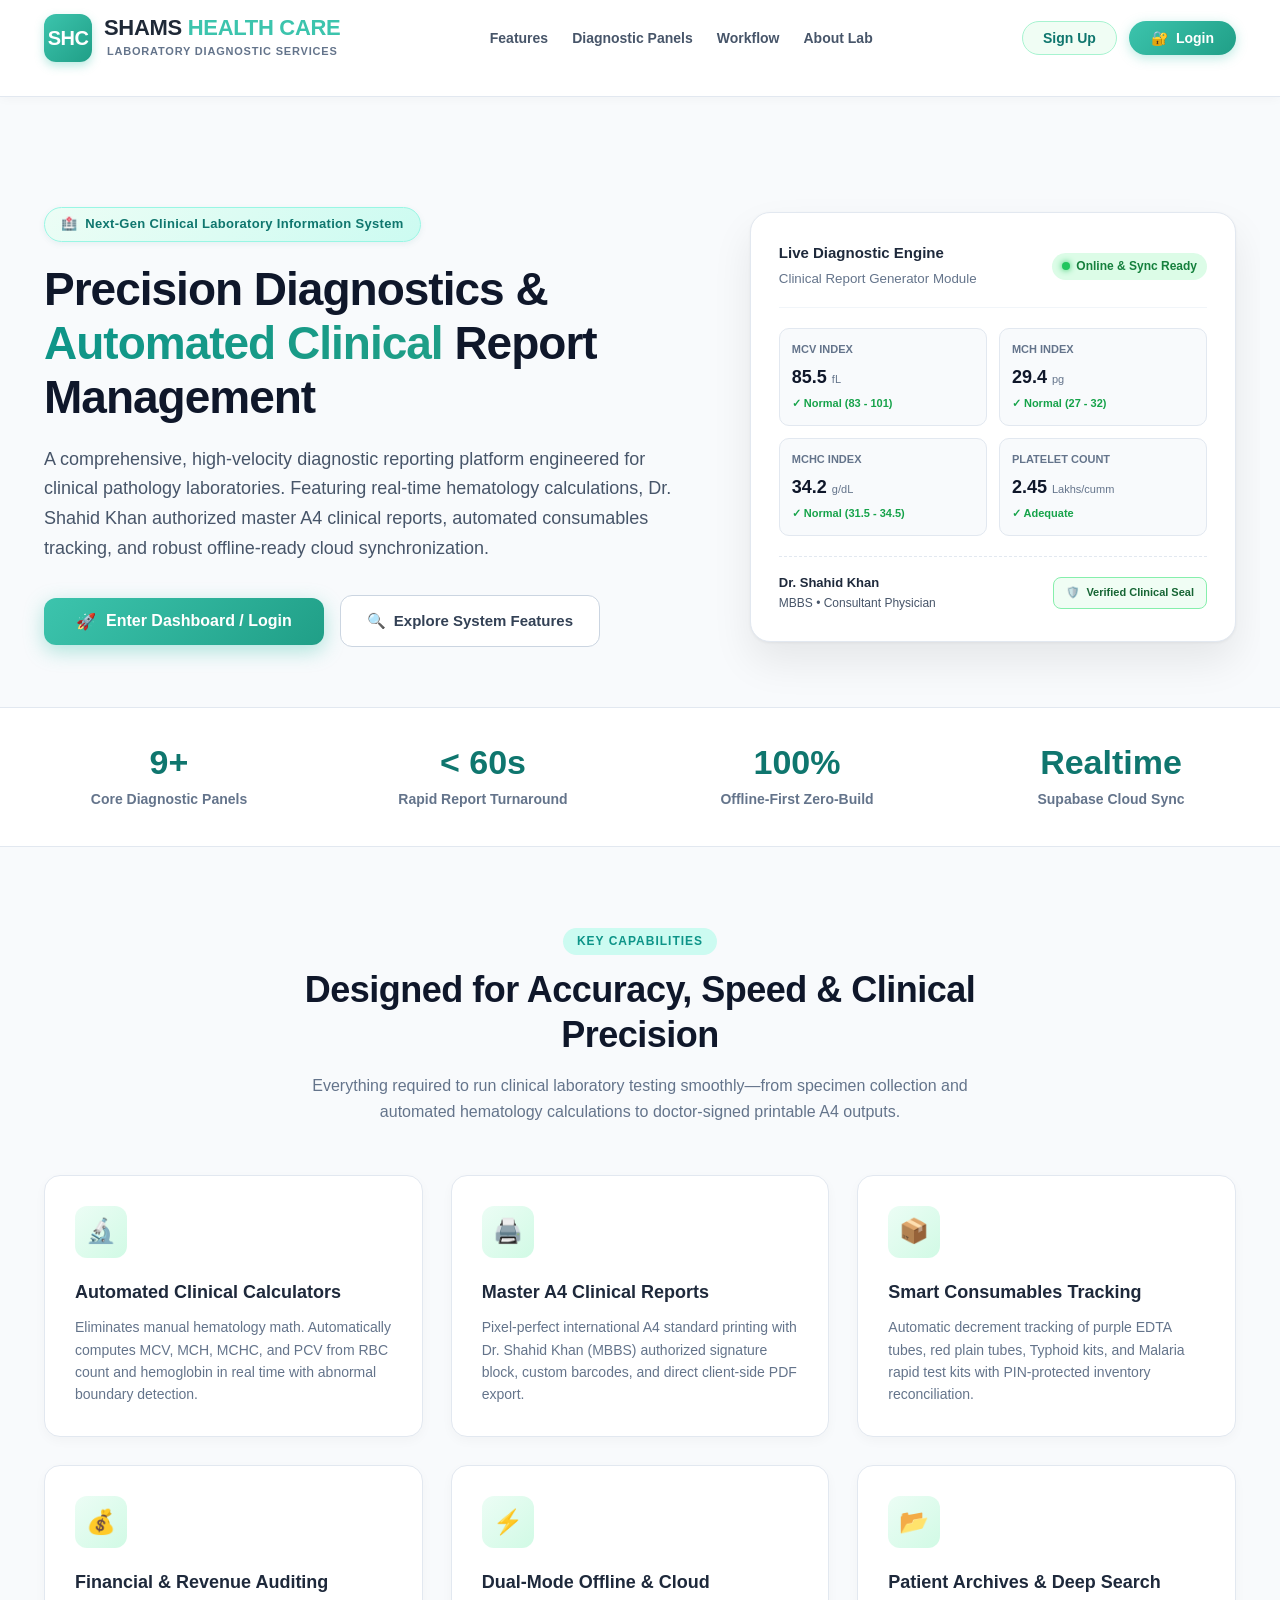
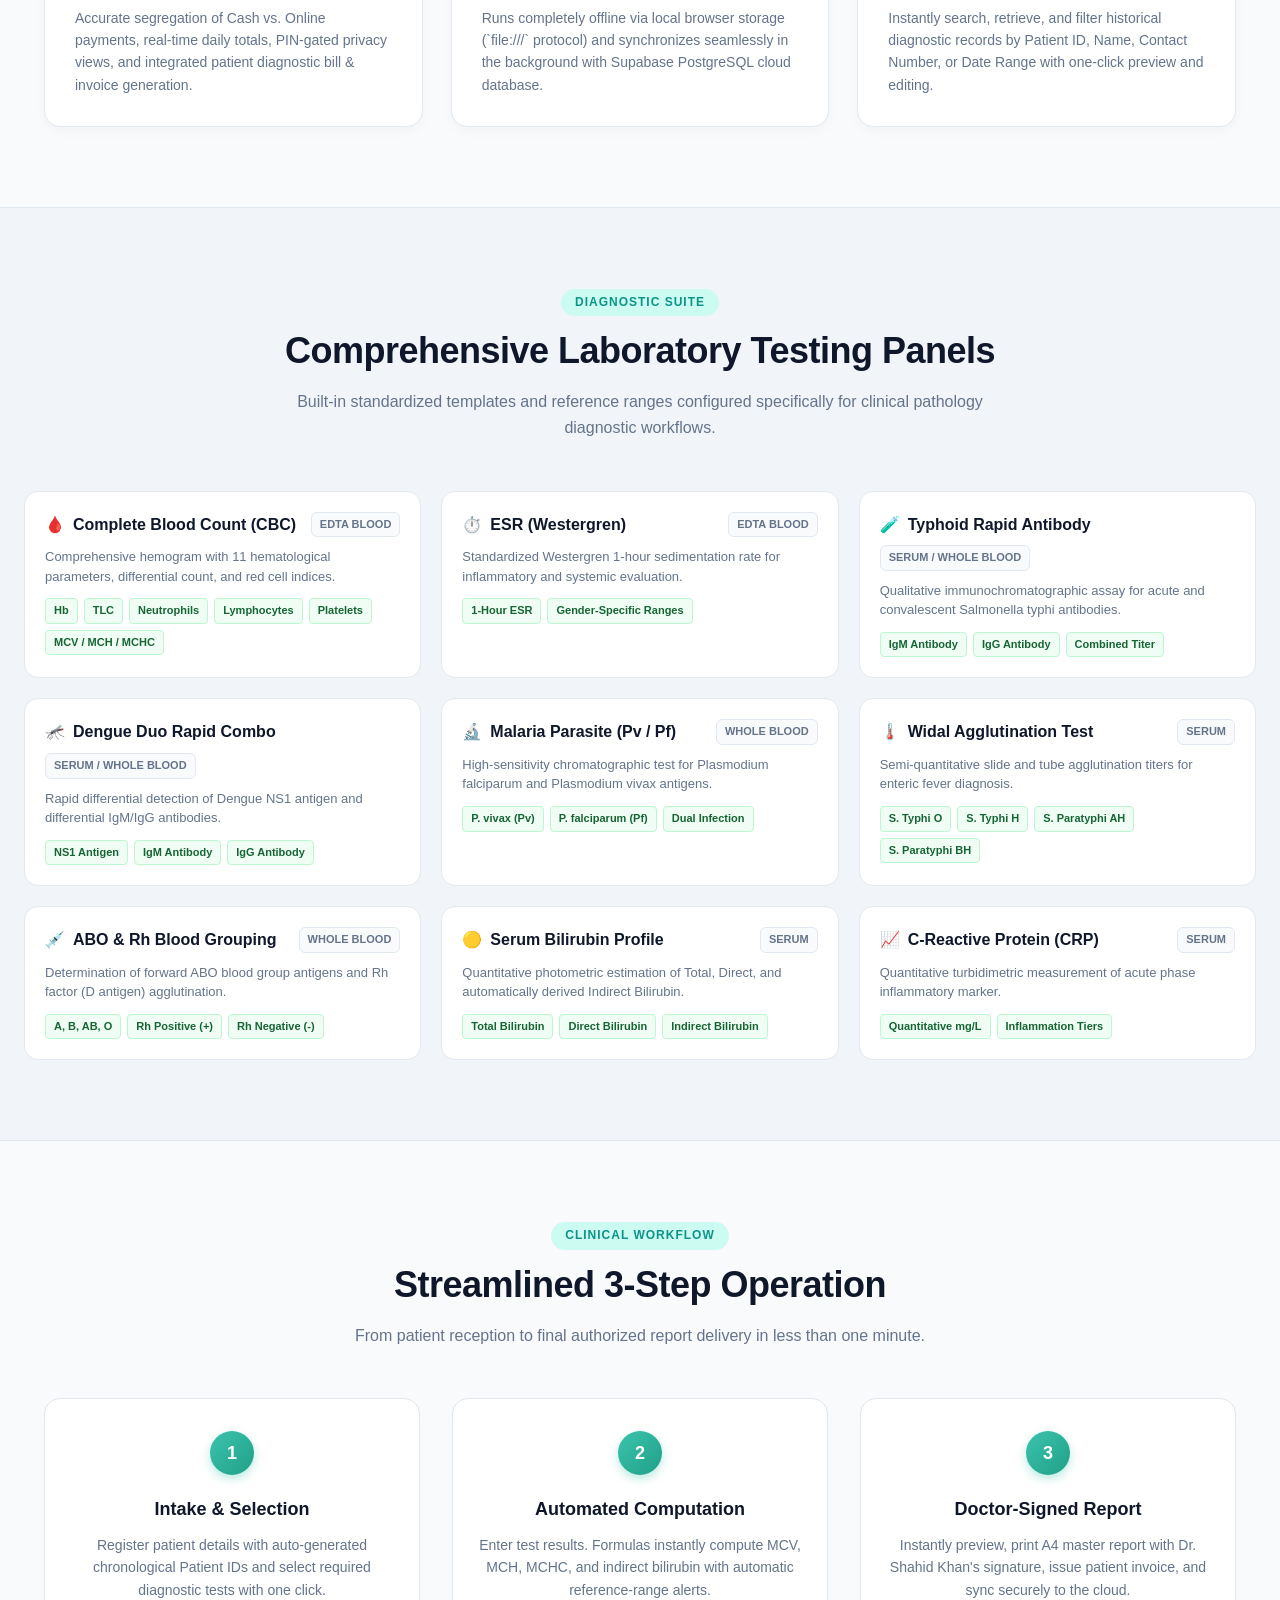
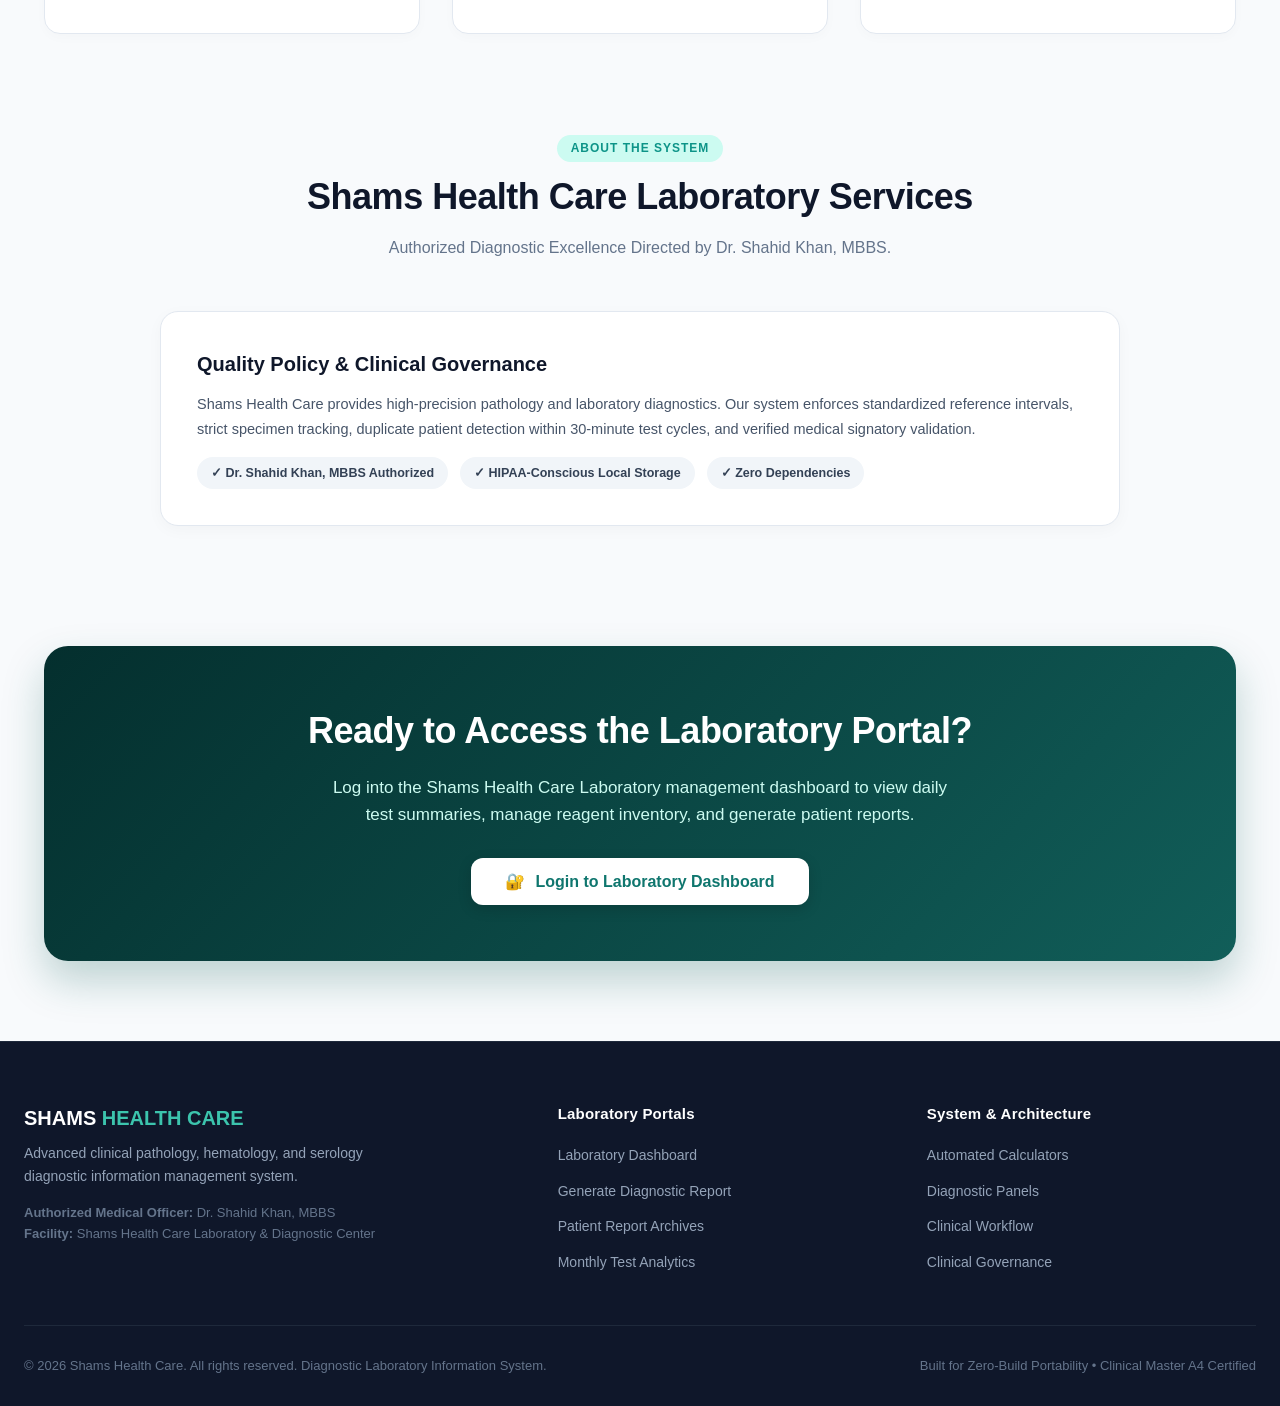
<file: index.html>
<!DOCTYPE html>
<html lang="en">

<head>
    <meta charset="UTF-8">
    <meta name="viewport" content="width=device-width, initial-scale=1.0">
    <title>SHAMS HEALTH CARE - Clinical Laboratory Management & Diagnostic Reporting</title>
    <link rel="stylesheet" href="assets/css/style.css">
</head>

<body class="landing-page">
    <!-- Top Navigation Bar -->
    <header class="landing-nav-bar">
        <div class="landing-nav-inner">
            <a href="index.html" class="brand-group" title="SHAMS HEALTH CARE Home">
                <div class="brand-logo">SHC</div>
                <div class="brand-text">
                    <h1>SHAMS <span>HEALTH CARE</span></h1>
                    <span class="brand-subtitle">Laboratory Diagnostic Services</span>
                </div>
            </a>

            <nav>
                <ul class="landing-nav-links">
                    <li><a href="#features">Features</a></li>
                    <li><a href="#diagnostic-suite">Diagnostic Panels</a></li>
                    <li><a href="#workflow">Workflow</a></li>
                    <li><a href="#about">About Lab</a></li>
                </ul>
            </nav>

            <div class="landing-nav-actions">
                <button type="button" class="landing-btn-signup" id="landingSignupBtn"
                    title="Register New Laboratory">Sign Up</button>
                <button type="button" class="landing-btn-login" id="landingLoginBtn"
                    title="Direct Login to Lab Dashboard">
                    <span aria-hidden="true">🔐</span> Login
                </button>
                <button type="button" class="landing-nav-toggle" id="landingNavToggle" aria-expanded="false"
                    aria-controls="landingMobileMenu" aria-label="Open navigation menu" title="Menu">☰</button>
            </div>
        </div>
        <nav class="landing-mobile-menu" id="landingMobileMenu" aria-label="Mobile navigation">
            <a href="#features">Features</a>
            <a href="#diagnostic-suite">Diagnostic Panels</a>
            <a href="#workflow">Workflow</a>
            <a href="#about">About Lab</a>
        </nav>
    </header>

    <!-- Hero Section -->
    <section class="landing-hero">
        <div class="landing-hero-grid">
            <div class="landing-hero-content">
                <div class="landing-hero-badge">
                    <span>🏥</span> Next-Gen Clinical Laboratory Information System
                </div>
                <h1 class="landing-hero-title">
                    Precision Diagnostics &amp; <span>Automated Clinical</span> Report Management
                </h1>
                <p class="landing-hero-desc">
                    A comprehensive, high-velocity diagnostic reporting platform engineered for clinical pathology
                    laboratories.
                    Featuring real-time hematology calculations, Dr. Shahid Khan authorized master A4 clinical reports,
                    automated consumables tracking, and robust offline-ready cloud synchronization.
                </p>
                <div class="landing-hero-actions">
                    <button type="button" class="landing-cta-primary" id="heroLoginCta">
                        <span>🚀</span> Enter Dashboard / Login
                    </button>
                    <a href="#features" class="landing-cta-secondary">
                        <span>🔍</span> Explore System Features
                    </a>
                </div>
            </div>

            <!-- Hero Showcase Mockup -->
            <div class="landing-hero-card">
                <div class="hero-card-header">
                    <div>
                        <div class="hero-card-title">Live Diagnostic Engine</div>
                        <small style="color: #64748b;">Clinical Report Generator Module</small>
                    </div>
                    <div class="hero-card-badge">
                        <span class="dot"></span> Online &amp; Sync Ready
                    </div>
                </div>

                <div class="hero-indices-grid">
                    <div class="hero-index-item">
                        <div class="hero-index-name">MCV Index</div>
                        <div class="hero-index-val">85.5 <small>fL</small></div>
                        <div class="hero-index-status">✓ Normal (83 - 101)</div>
                    </div>
                    <div class="hero-index-item">
                        <div class="hero-index-name">MCH Index</div>
                        <div class="hero-index-val">29.4 <small>pg</small></div>
                        <div class="hero-index-status">✓ Normal (27 - 32)</div>
                    </div>
                    <div class="hero-index-item">
                        <div class="hero-index-name">MCHC Index</div>
                        <div class="hero-index-val">34.2 <small>g/dL</small></div>
                        <div class="hero-index-status">✓ Normal (31.5 - 34.5)</div>
                    </div>
                    <div class="hero-index-item">
                        <div class="hero-index-name">Platelet Count</div>
                        <div class="hero-index-val">2.45 <small>Lakhs/cumm</small></div>
                        <div class="hero-index-status">✓ Adequate</div>
                    </div>
                </div>

                <div class="hero-signature-preview">
                    <div class="hero-doc-details">
                        <strong>Dr. Shahid Khan</strong>
                        <span>MBBS • Consultant Physician</span>
                    </div>
                    <div class="hero-seal-badge">
                        <span>🛡️</span> Verified Clinical Seal
                    </div>
                </div>
            </div>
        </div>
    </section>

    <!-- Key Metrics Strip -->
    <section class="landing-metrics-strip">
        <div class="landing-metrics-container">
            <div class="metric-stat-item">
                <div class="metric-stat-number">9+</div>
                <div class="metric-stat-label">Core Diagnostic Panels</div>
            </div>
            <div class="metric-stat-item">
                <div class="metric-stat-number">&lt; 60s</div>
                <div class="metric-stat-label">Rapid Report Turnaround</div>
            </div>
            <div class="metric-stat-item">
                <div class="metric-stat-number">100%</div>
                <div class="metric-stat-label">Offline-First Zero-Build</div>
            </div>
            <div class="metric-stat-item">
                <div class="metric-stat-number">Realtime</div>
                <div class="metric-stat-label">Supabase Cloud Sync</div>
            </div>
        </div>
    </section>

    <!-- Core Features Section -->
    <section id="features" class="landing-section">
        <div class="landing-section-header">
            <span class="landing-section-tag">Key Capabilities</span>
            <h2 class="landing-section-title">Designed for Accuracy, Speed &amp; Clinical Precision</h2>
            <p class="landing-section-desc">
                Everything required to run clinical laboratory testing smoothly—from specimen collection and automated
                hematology calculations to doctor-signed printable A4 outputs.
            </p>
        </div>

        <div class="landing-features-grid">
            <div class="landing-feature-card">
                <div class="feature-icon-box">🔬</div>
                <h3 class="feature-title">Automated Clinical Calculators</h3>
                <p class="feature-text">
                    Eliminates manual hematology math. Automatically computes MCV, MCH, MCHC, and PCV from RBC count and
                    hemoglobin in real time with abnormal boundary detection.
                </p>
            </div>

            <div class="landing-feature-card">
                <div class="feature-icon-box">🖨️</div>
                <h3 class="feature-title">Master A4 Clinical Reports</h3>
                <p class="feature-text">
                    Pixel-perfect international A4 standard printing with Dr. Shahid Khan (MBBS) authorized signature
                    block, custom barcodes, and direct client-side PDF export.
                </p>
            </div>

            <div class="landing-feature-card">
                <div class="feature-icon-box">📦</div>
                <h3 class="feature-title">Smart Consumables Tracking</h3>
                <p class="feature-text">
                    Automatic decrement tracking of purple EDTA tubes, red plain tubes, Typhoid kits, and Malaria rapid
                    test kits with PIN-protected inventory reconciliation.
                </p>
            </div>

            <div class="landing-feature-card">
                <div class="feature-icon-box">💰</div>
                <h3 class="feature-title">Financial &amp; Revenue Auditing</h3>
                <p class="feature-text">
                    Accurate segregation of Cash vs. Online payments, real-time daily totals, PIN-gated privacy views,
                    and integrated patient diagnostic bill &amp; invoice generation.
                </p>
            </div>

            <div class="landing-feature-card">
                <div class="feature-icon-box">⚡</div>
                <h3 class="feature-title">Dual-Mode Offline &amp; Cloud</h3>
                <p class="feature-text">
                    Runs completely offline via local browser storage (`file:///` protocol) and synchronizes seamlessly
                    in the background with Supabase PostgreSQL cloud database.
                </p>
            </div>

            <div class="landing-feature-card">
                <div class="feature-icon-box">📂</div>
                <h3 class="feature-title">Patient Archives &amp; Deep Search</h3>
                <p class="feature-text">
                    Instantly search, retrieve, and filter historical diagnostic records by Patient ID, Name, Contact
                    Number, or Date Range with one-click preview and editing.
                </p>
            </div>
        </div>
    </section>

    <!-- Diagnostic Panels Showcase -->
    <section id="diagnostic-suite" class="diagnostic-suite-section">
        <div class="diagnostic-suite-container">
            <div class="landing-section-header">
                <span class="landing-section-tag">Diagnostic Suite</span>
                <h2 class="landing-section-title">Comprehensive Laboratory Testing Panels</h2>
                <p class="landing-section-desc">
                    Built-in standardized templates and reference ranges configured specifically for clinical pathology
                    diagnostic workflows.
                </p>
            </div>

            <div class="test-panels-grid">
                <div class="test-panel-card">
                    <div class="panel-card-head">
                        <div class="panel-card-title"><span>🩸</span> Complete Blood Count (CBC)</div>
                        <span class="panel-card-specimen">EDTA Blood</span>
                    </div>
                    <p class="panel-card-desc">Comprehensive hemogram with 11 hematological parameters, differential
                        count, and red cell indices.</p>
                    <div class="panel-card-params">
                        <span class="param-pill">Hb</span>
                        <span class="param-pill">TLC</span>
                        <span class="param-pill">Neutrophils</span>
                        <span class="param-pill">Lymphocytes</span>
                        <span class="param-pill">Platelets</span>
                        <span class="param-pill">MCV / MCH / MCHC</span>
                    </div>
                </div>

                <div class="test-panel-card">
                    <div class="panel-card-head">
                        <div class="panel-card-title"><span>⏱️</span> ESR (Westergren)</div>
                        <span class="panel-card-specimen">EDTA Blood</span>
                    </div>
                    <p class="panel-card-desc">Standardized Westergren 1-hour sedimentation rate for inflammatory and
                        systemic evaluation.</p>
                    <div class="panel-card-params">
                        <span class="param-pill">1-Hour ESR</span>
                        <span class="param-pill">Gender-Specific Ranges</span>
                    </div>
                </div>

                <div class="test-panel-card">
                    <div class="panel-card-head">
                        <div class="panel-card-title"><span>🧪</span> Typhoid Rapid Antibody</div>
                        <span class="panel-card-specimen">Serum / Whole Blood</span>
                    </div>
                    <p class="panel-card-desc">Qualitative immunochromatographic assay for acute and convalescent
                        Salmonella typhi antibodies.</p>
                    <div class="panel-card-params">
                        <span class="param-pill">IgM Antibody</span>
                        <span class="param-pill">IgG Antibody</span>
                        <span class="param-pill">Combined Titer</span>
                    </div>
                </div>

                <div class="test-panel-card">
                    <div class="panel-card-head">
                        <div class="panel-card-title"><span>🦟</span> Dengue Duo Rapid Combo</div>
                        <span class="panel-card-specimen">Serum / Whole Blood</span>
                    </div>
                    <p class="panel-card-desc">Rapid differential detection of Dengue NS1 antigen and differential
                        IgM/IgG antibodies.</p>
                    <div class="panel-card-params">
                        <span class="param-pill">NS1 Antigen</span>
                        <span class="param-pill">IgM Antibody</span>
                        <span class="param-pill">IgG Antibody</span>
                    </div>
                </div>

                <div class="test-panel-card">
                    <div class="panel-card-head">
                        <div class="panel-card-title"><span>🔬</span> Malaria Parasite (Pv / Pf)</div>
                        <span class="panel-card-specimen">Whole Blood</span>
                    </div>
                    <p class="panel-card-desc">High-sensitivity chromatographic test for Plasmodium falciparum and
                        Plasmodium vivax antigens.</p>
                    <div class="panel-card-params">
                        <span class="param-pill">P. vivax (Pv)</span>
                        <span class="param-pill">P. falciparum (Pf)</span>
                        <span class="param-pill">Dual Infection</span>
                    </div>
                </div>

                <div class="test-panel-card">
                    <div class="panel-card-head">
                        <div class="panel-card-title"><span>🌡️</span> Widal Agglutination Test</div>
                        <span class="panel-card-specimen">Serum</span>
                    </div>
                    <p class="panel-card-desc">Semi-quantitative slide and tube agglutination titers for enteric fever
                        diagnosis.</p>
                    <div class="panel-card-params">
                        <span class="param-pill">S. Typhi O</span>
                        <span class="param-pill">S. Typhi H</span>
                        <span class="param-pill">S. Paratyphi AH</span>
                        <span class="param-pill">S. Paratyphi BH</span>
                    </div>
                </div>

                <div class="test-panel-card">
                    <div class="panel-card-head">
                        <div class="panel-card-title"><span>💉</span> ABO &amp; Rh Blood Grouping</div>
                        <span class="panel-card-specimen">Whole Blood</span>
                    </div>
                    <p class="panel-card-desc">Determination of forward ABO blood group antigens and Rh factor (D
                        antigen) agglutination.</p>
                    <div class="panel-card-params">
                        <span class="param-pill">A, B, AB, O</span>
                        <span class="param-pill">Rh Positive (+)</span>
                        <span class="param-pill">Rh Negative (-)</span>
                    </div>
                </div>

                <div class="test-panel-card">
                    <div class="panel-card-head">
                        <div class="panel-card-title"><span>🟡</span> Serum Bilirubin Profile</div>
                        <span class="panel-card-specimen">Serum</span>
                    </div>
                    <p class="panel-card-desc">Quantitative photometric estimation of Total, Direct, and automatically
                        derived Indirect Bilirubin.</p>
                    <div class="panel-card-params">
                        <span class="param-pill">Total Bilirubin</span>
                        <span class="param-pill">Direct Bilirubin</span>
                        <span class="param-pill">Indirect Bilirubin</span>
                    </div>
                </div>

                <div class="test-panel-card">
                    <div class="panel-card-head">
                        <div class="panel-card-title"><span>📈</span> C-Reactive Protein (CRP)</div>
                        <span class="panel-card-specimen">Serum</span>
                    </div>
                    <p class="panel-card-desc">Quantitative turbidimetric measurement of acute phase inflammatory
                        marker.</p>
                    <div class="panel-card-params">
                        <span class="param-pill">Quantitative mg/L</span>
                        <span class="param-pill">Inflammation Tiers</span>
                    </div>
                </div>
            </div>
        </div>
    </section>

    <!-- Workflow Section -->
    <section id="workflow" class="landing-section">
        <div class="landing-section-header">
            <span class="landing-section-tag">Clinical Workflow</span>
            <h2 class="landing-section-title">Streamlined 3-Step Operation</h2>
            <p class="landing-section-desc">
                From patient reception to final authorized report delivery in less than one minute.
            </p>
        </div>

        <div class="workflow-steps-grid">
            <div class="workflow-step-card">
                <div class="step-number-bubble">1</div>
                <h3 class="step-card-title">Intake &amp; Selection</h3>
                <p class="step-card-desc">
                    Register patient details with auto-generated chronological Patient IDs and select required
                    diagnostic tests with one click.
                </p>
            </div>

            <div class="workflow-step-card">
                <div class="step-number-bubble">2</div>
                <h3 class="step-card-title">Automated Computation</h3>
                <p class="step-card-desc">
                    Enter test results. Formulas instantly compute MCV, MCH, MCHC, and indirect bilirubin with automatic
                    reference-range alerts.
                </p>
            </div>

            <div class="workflow-step-card">
                <div class="step-number-bubble">3</div>
                <h3 class="step-card-title">Doctor-Signed Report</h3>
                <p class="step-card-desc">
                    Instantly preview, print A4 master report with Dr. Shahid Khan's signature, issue patient invoice,
                    and sync securely to the cloud.
                </p>
            </div>
        </div>
    </section>

    <!-- About Lab Section -->
    <section id="about" class="landing-section" style="padding-top: 20px;">
        <div class="landing-section-header">
            <span class="landing-section-tag">About The System</span>
            <h2 class="landing-section-title">Shams Health Care Laboratory Services</h2>
            <p class="landing-section-desc">
                Authorized Diagnostic Excellence Directed by Dr. Shahid Khan, MBBS.
            </p>
        </div>

        <div class="landing-about-card">
            <div class="landing-about-content">
                <div class="landing-about-text">
                    <h3>Quality Policy &amp; Clinical Governance</h3>
                    <p>
                        Shams Health Care provides high-precision pathology and laboratory diagnostics. Our system
                        enforces standardized reference intervals, strict specimen tracking, duplicate patient detection
                        within 30-minute test cycles, and verified medical signatory validation.
                    </p>
                    <div class="landing-about-badges">
                        <span class="landing-about-badge">✓ Dr. Shahid Khan, MBBS Authorized</span>
                        <span class="landing-about-badge">✓ HIPAA-Conscious Local Storage</span>
                        <span class="landing-about-badge">✓ Zero Dependencies</span>
                    </div>
                </div>
            </div>
        </div>
    </section>

    <!-- Bottom CTA Banner -->
    <div class="landing-cta-banner">
        <div class="landing-cta-box">
            <h2 class="cta-box-title">Ready to Access the Laboratory Portal?</h2>
            <p class="cta-box-desc">
                Log into the Shams Health Care Laboratory management dashboard to view daily test summaries, manage
                reagent inventory, and generate patient reports.
            </p>
            <div class="cta-box-actions">
                <button type="button" class="cta-btn-white" id="footerLoginCta">
                    <span>🔐</span> Login to Laboratory Dashboard
                </button>
            </div>
        </div>
    </div>

    <!-- Footer -->
    <footer class="landing-footer">
        <div class="landing-footer-container">
            <div>
                <div class="footer-brand-title">SHAMS <span>HEALTH CARE</span></div>
                <p class="footer-brand-desc">
                    Advanced clinical pathology, hematology, and serology diagnostic information management system.
                </p>
                <div style="font-size: 13px; color: #64748b; line-height: 1.6;">
                    <strong>Authorized Medical Officer:</strong> Dr. Shahid Khan, MBBS<br>
                    <strong>Facility:</strong> Shams Health Care Laboratory &amp; Diagnostic Center
                </div>
            </div>

            <div>
                <div class="footer-section-title">Laboratory Portals</div>
                <ul class="footer-links-list">
                    <li><a href="dashboard.html">Laboratory Dashboard</a></li>
                    <li><a href="create-report.html">Generate Diagnostic Report</a></li>
                    <li><a href="history.html">Patient Report Archives</a></li>
                    <li><a href="statistics.html">Monthly Test Analytics</a></li>
                </ul>
            </div>

            <div>
                <div class="footer-section-title">System &amp; Architecture</div>
                <ul class="footer-links-list">
                    <li><a href="#features">Automated Calculators</a></li>
                    <li><a href="#diagnostic-suite">Diagnostic Panels</a></li>
                    <li><a href="#workflow">Clinical Workflow</a></li>
                    <li><a href="#about">Clinical Governance</a></li>
                </ul>
            </div>
        </div>

        <div class="footer-bottom-bar">
            <div>© 2026 Shams Health Care. All rights reserved. Diagnostic Laboratory Information System.</div>
            <div>Built for Zero-Build Portability • Clinical Master A4 Certified</div>
        </div>
    </footer>

    <!-- Login Authentication Modal -->
    <div id="loginPasswordModal" class="auth-password-modal" style="display: none;">
        <div class="auth-password-content" style="max-width: 440px;">
            <span class="close-auth-password" id="closeLoginPassword">&times;</span>
            <div class="auth-modal-header">
                <div class="auth-lock-icon">🔐</div>
                <h3>Staff Sign In</h3>
                <p>Enter your laboratory credentials to access the system.</p>
            </div>
            <form id="loginPasswordForm">
                <div class="password-input-wrapper" style="margin-bottom: 14px; text-align: left;">
                    <label for="loginUsernameInput"
                        style="display: block; font-size: 13px; font-weight: 700; color: #334155; margin-bottom: 6px;">Username</label>
                    <input type="text" id="loginUsernameInput" placeholder="Enter username (e.g. staff)"
                        autocomplete="username" required
                        style="width: 100%; padding: 11px 14px; border: 1.5px solid #ccc; border-radius: 6px; font-size: 14px; box-sizing: border-box;">
                </div>
                <div class="password-input-wrapper" style="margin-bottom: 14px; text-align: left;">
                    <label for="loginPasswordInput"
                        style="display: block; font-size: 13px; font-weight: 700; color: #334155; margin-bottom: 6px;">Password</label>
                    <input type="password" id="loginPasswordInput" placeholder="Enter password"
                        autocomplete="current-password" required
                        style="width: 100%; padding: 11px 14px; border: 1.5px solid #ccc; border-radius: 6px; font-size: 14px; box-sizing: border-box;">
                </div>
                <div id="loginPasswordError" class="modal-error-message">Invalid username or password. Please try again.
                </div>
                <div class="auth-modal-buttons">
                    <button type="button" id="cancelLoginPassword" class="btn-cancel">Cancel</button>
                    <button type="submit" id="submitLoginPassword" class="btn-unlock">Sign In ➔</button>
                </div>
            </form>
        </div>
    </div>

    <!-- Sign Up Modal (Private Preview / Inactive) -->
    <div id="signupModal" class="signup-modal" style="display: none;">
        <div class="signup-modal-content">
            <span class="close-signup-modal" id="closeSignupModal">&times;</span>
            <div class="signup-modal-header">
                <div class="signup-modal-icon">🏥</div>
                <h3>Register Laboratory / Clinic</h3>
                <p>Create an account to join the Shams Health Care diagnostic network.</p>
            </div>
            <form id="signupForm" onsubmit="event.preventDefault();">
                <div class="signup-form-grid">
                    <div class="signup-field">
                        <label for="signupLabName">Facility / Laboratory Name</label>
                        <input type="text" id="signupLabName" placeholder="e.g. Shams Diagnostic Lab" required>
                    </div>
                    <div class="signup-field">
                        <label for="signupDoctorName">Pathologist / Medical Director</label>
                        <input type="text" id="signupDoctorName" placeholder="e.g. Dr. Shahid Khan, MBBS" required>
                    </div>
                    <div class="signup-field">
                        <label for="signupEmail">Email Address</label>
                        <input type="email" id="signupEmail" placeholder="admin@shamslab.com" required>
                    </div>
                    <div class="signup-field">
                        <label for="signupPhone">Contact Number</label>
                        <input type="tel" id="signupPhone" placeholder="Mobile / Phone Number" required>
                    </div>
                    <div class="signup-field">
                        <label for="signupPassword">Password</label>
                        <input type="password" id="signupPassword" placeholder="Create password" required>
                    </div>
                    <div class="signup-field">
                        <label for="signupConfirmPassword">Confirm Password</label>
                        <input type="password" id="signupConfirmPassword" placeholder="Confirm password" required>
                    </div>
                </div>

                <div class="signup-notice-box">
                    <span class="notice-icon">ℹ️</span>
                    <div>
                        <strong>Registration Status: Private Preview</strong>
                        <p>Self-registration is currently inactive. New facility onboarding and multi-tenant instances
                            are provisioned by the system administrator.</p>
                    </div>
                </div>

                <div class="signup-modal-buttons">
                    <button type="button" id="cancelSignup" class="btn-cancel">Close</button>
                    <button type="button" id="submitSignupInactive" class="btn-disabled"
                        title="Registration currently managed by administrator" disabled>Register Facility (Invite
                        Only)</button>
                </div>
            </form>
        </div>
    </div>

    <!-- Landing Page Interactions & Auth -->
    <script>
        // Canonical source: assets/js/config/auth-config.js (STAFF_USERNAME / STAFF_PASSWORD / AUTH_SESSION_KEY).
        // Duplicated here intentionally as plain constants because file:/// blocks ES module
        // imports in classic scripts — keep these three values in sync with auth-config.js.
        const STAFF_USERNAME = 'staff124';
        const STAFF_PASSWORD = 'admin124';
        const AUTH_SESSION_KEY = 'shc_auth_session';

        function openLoginPasswordModal(customMessage) {
            const modal = document.getElementById('loginPasswordModal');
            const usernameInput = document.getElementById('loginUsernameInput');
            const passwordInput = document.getElementById('loginPasswordInput');
            const error = document.getElementById('loginPasswordError');
            if (modal) {
                modal.style.display = 'flex';
                if (error) {
                    if (customMessage) {
                        error.textContent = customMessage;
                        error.style.display = 'block';
                    } else {
                        error.style.display = 'none';
                    }
                }
                if (usernameInput) {
                    usernameInput.value = '';
                    setTimeout(() => usernameInput.focus(), 60);
                }
                if (passwordInput) passwordInput.value = '';
            }
        }

        function closeLoginPasswordModal() {
            const modal = document.getElementById('loginPasswordModal');
            const usernameInput = document.getElementById('loginUsernameInput');
            const passwordInput = document.getElementById('loginPasswordInput');
            const error = document.getElementById('loginPasswordError');
            if (modal) modal.style.display = 'none';
            if (usernameInput) usernameInput.value = '';
            if (passwordInput) passwordInput.value = '';
            if (error) error.style.display = 'none';
        }

        function submitLoginPassword(e) {
            if (e) e.preventDefault();
            const usernameInput = document.getElementById('loginUsernameInput');
            const passwordInput = document.getElementById('loginPasswordInput');
            const error = document.getElementById('loginPasswordError');
            if (!usernameInput || !passwordInput) return;

            const u = usernameInput.value.trim();
            const p = passwordInput.value;

            if (u === STAFF_USERNAME && p === STAFF_PASSWORD) {
                const sessionData = {
                    user: STAFF_USERNAME,
                    role: 'staff',
                    loginAt: Date.now()
                };
                sessionStorage.setItem(AUTH_SESSION_KEY, JSON.stringify(sessionData));
                window.location.href = 'dashboard.html';
            } else {
                if (error) {
                    error.textContent = 'Invalid username or password. Please try again.';
                    error.style.display = 'block';
                }
                passwordInput.value = '';
                passwordInput.focus();
            }
        }

        function openSignupModal() {
            const modal = document.getElementById('signupModal');
            if (modal) {
                modal.style.display = 'flex';
            }
        }

        function closeSignupModal() {
            const modal = document.getElementById('signupModal');
            if (modal) modal.style.display = 'none';
        }

        document.addEventListener('DOMContentLoaded', function () {
            // Check if redirected due to expired session or back button
            const urlParams = new URLSearchParams(window.location.search);
            if (urlParams.get('auth_required') === 'true') {
                openLoginPasswordModal('Session expired or authentication required. Please sign in to continue.');
            } else if (urlParams.get('logged_out') === 'true') {
                sessionStorage.removeItem(AUTH_SESSION_KEY);
            }

            // Attach login triggers
            ['landingLoginBtn', 'heroLoginCta', 'footerLoginCta'].forEach(id => {
                const el = document.getElementById(id);
                if (el) el.addEventListener('click', () => openLoginPasswordModal());
            });

            // Attach signup triggers
            const signupBtn = document.getElementById('landingSignupBtn');
            if (signupBtn) signupBtn.addEventListener('click', openSignupModal);

            // Close buttons
            const closeLogin = document.getElementById('closeLoginPassword');
            if (closeLogin) closeLogin.addEventListener('click', closeLoginPasswordModal);
            const cancelLogin = document.getElementById('cancelLoginPassword');
            if (cancelLogin) cancelLogin.addEventListener('click', closeLoginPasswordModal);

            const closeSignup = document.getElementById('closeSignupModal');
            if (closeSignup) closeSignup.addEventListener('click', closeSignupModal);
            const cancelSignup = document.getElementById('cancelSignup');
            if (cancelSignup) cancelSignup.addEventListener('click', closeSignupModal);

            // Login form submit
            const loginForm = document.getElementById('loginPasswordForm');
            if (loginForm) loginForm.addEventListener('submit', submitLoginPassword);

            // Backdrop click
            window.addEventListener('click', function (e) {
                if (e.target === document.getElementById('loginPasswordModal')) closeLoginPasswordModal();
                if (e.target === document.getElementById('signupModal')) closeSignupModal();
            });

            // Mobile hamburger navigation
            const navToggle = document.getElementById('landingNavToggle');
            const mobileMenu = document.getElementById('landingMobileMenu');
            function setMobileMenu(open) {
                if (!navToggle || !mobileMenu) return;
                mobileMenu.classList.toggle('is-open', open);
                navToggle.setAttribute('aria-expanded', open ? 'true' : 'false');
                navToggle.setAttribute('aria-label', open ? 'Close navigation menu' : 'Open navigation menu');
                navToggle.textContent = open ? '✕' : '☰';
            }
            if (navToggle) navToggle.addEventListener('click', function () {
                setMobileMenu(!mobileMenu.classList.contains('is-open'));
            });
            if (mobileMenu) mobileMenu.querySelectorAll('a').forEach(a => {
                a.addEventListener('click', () => setMobileMenu(false));
            });

            // Escape key
            window.addEventListener('keydown', function (e) {
                if (e.key === 'Escape') {
                    closeLoginPasswordModal();
                    closeSignupModal();
                    setMobileMenu(false);
                }
            });
        });
    </script>
</body>

</html>
</file>
<file: assets/css/style.css>
/* Main aggregator - import order MUST match legacy <style> order */
@import url("variables.css");
@import url("base.css");
@import url("components/header.css");
@import url("components/test-selector.css");
@import url("components/cost-inventory.css");
@import url("components/buttons.css");
@import url("components/report-preview.css");
@import url("components/history-search.css");
@import url("components/statistics.css");
@import url("components/inventory.css");
@import url("modals.css");
@import url("print.css");
@import url("components/invoice.css");
@import url("responsive.css");
@import url("notifications.css");
@import url("components/landing.css");
</file>
